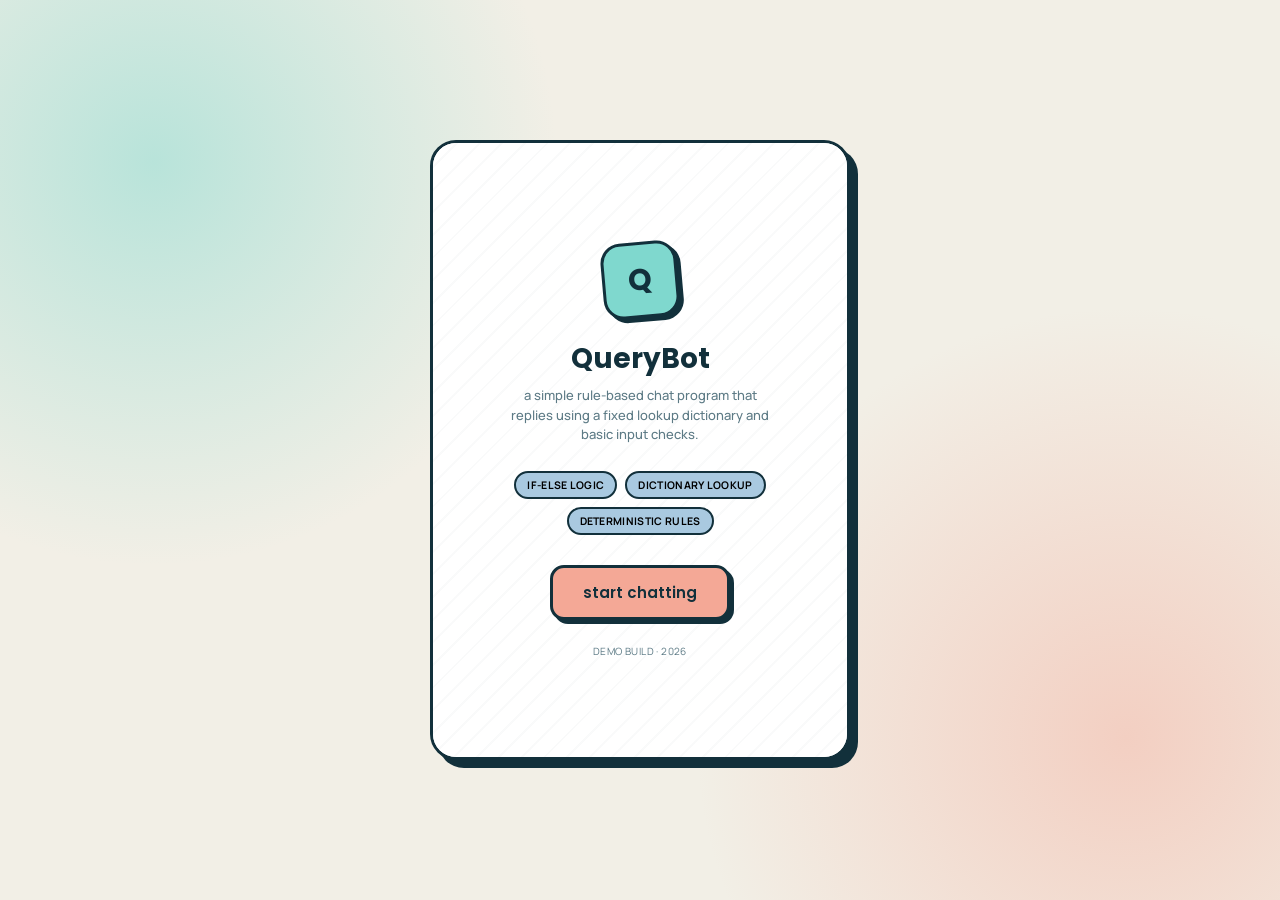
<file: project-1/index.html>
<!DOCTYPE html>
<html lang="en">
<head>
<meta charset="UTF-8">
<title>QueryBot</title>
<link rel="stylesheet" href="style.css">

</head>
<body>

<div class="phone">

  <!-- LANDING SCREEN -->
  
  <div id="landing">
    <div class="landing-badge">Q</div>
    <h1>QueryBot</h1>
    <p class="tag">a simple rule-based chat program that replies using a fixed lookup dictionary and basic input checks.</p>
    <div class="landing-tags">
      <span>if-else logic</span>
      <span>dictionary lookup</span>
      <span>deterministic rules</span>
    </div>
    <button class="start-btn" id="start-btn">start chatting</button>
    <div class="foot">DEMO BUILD · 2026</div>
  </div>

  <!-- CHAT SCREEN -->
  <div id="chatscreen">
    <header>
      <div class="avatar">Q</div>
      <div class="info">
        <h1>QueryBot</h1>
        <div class="status"><span class="dot"></span> online</div>
      </div>
      <div class="match-counter">
        <span class="num" id="match-count">0</span>
        <span class="lbl">matched</span>
      </div>
    </header>

    <div id="log"></div>

    <div class="chips">
      <div class="chip" data-msg="hello">hey</div>
      <div class="chip" data-msg="joke">joke</div>
      <div class="chip" data-msg="help">help</div>
      <div class="chip" data-msg="what is programming">programming</div>
      <div class="chip" data-msg="bye">bye</div>
    </div>

    <form id="chat-form">
      <input id="input" type="text" placeholder="say something..." autocomplete="off">
      <button type="submit" id="sendbtn">send</button>
    </form>
  </div>

</div>

<script src="script.js"></script>


</body>
</html>
</file>
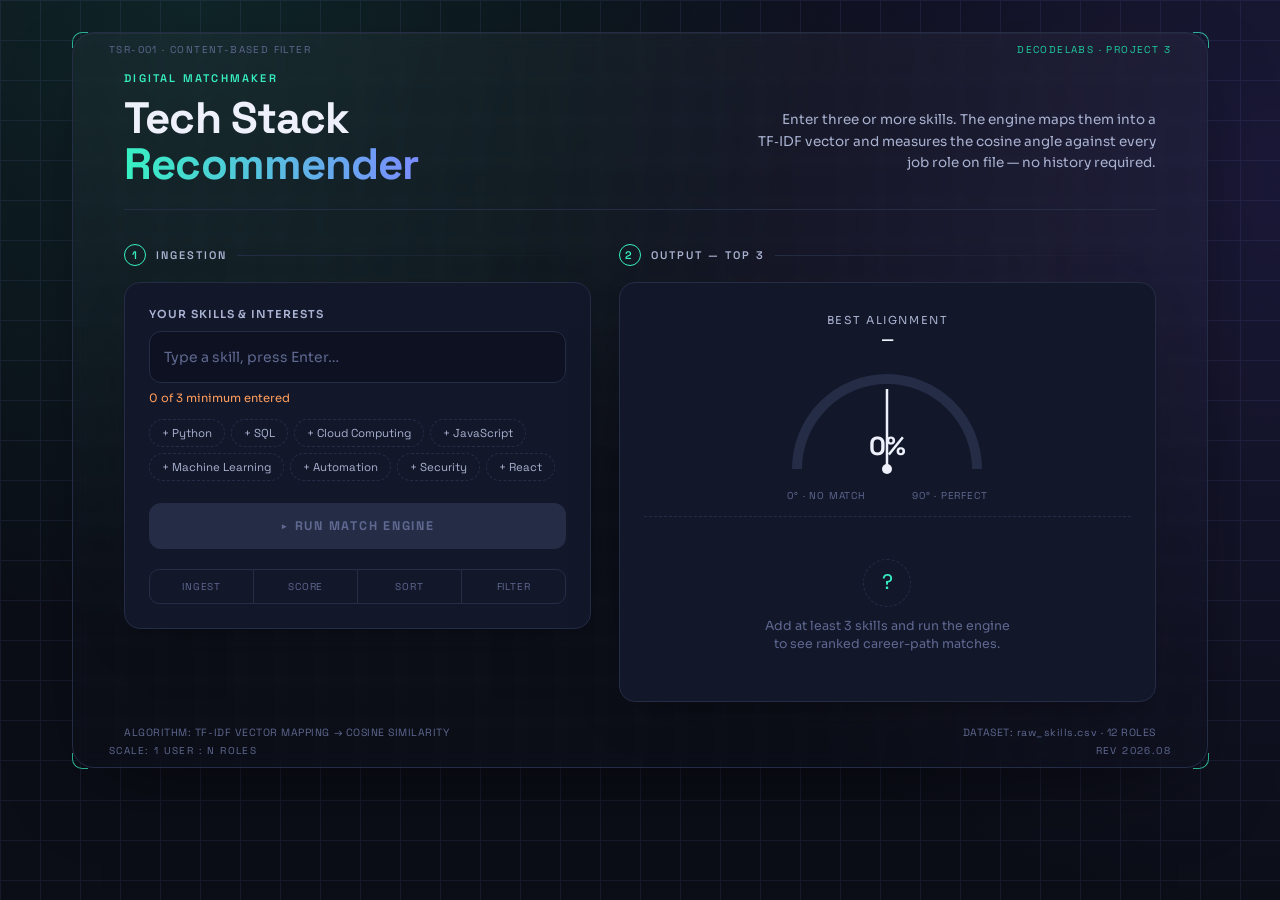
<file: project-3/index.html>
<!DOCTYPE html>
<html lang="en">
<head>
<meta charset="UTF-8">
<meta name="viewport" content="width=device-width, initial-scale=1.0">
<title>Tech Stack Recommender — DecodeLabs</title>
<link rel="preconnect" href="https://fonts.googleapis.com">
<link href="https://fonts.googleapis.com/css2?family=Space+Grotesk:wght@400;500;600;700&family=Sora:wght@400;500;600;700;800&display=swap" rel="stylesheet">
<style>
  :root{
    --bg:#0b0e17;
    --grid:#161b2b;
    --ink:#eef1fb;
    --ink-soft:#a9b2d0;
    --ink-faint:#5f6890;
    --accent:#37f0c2;
    --accent-soft:rgba(55,240,194,0.12);
    --accent-deep:#1fcf9f;
    --card:#12172a;
    --line:#252c46;
    --ok:#37f0c2;
    font-size:16px;
  }
  *{box-sizing:border-box;}
  html,body{margin:0;padding:0;}
  body{
    background:
      radial-gradient(circle at 15% 0%, rgba(55,240,194,0.10), transparent 45%),
      radial-gradient(circle at 100% 20%, rgba(120,90,255,0.14), transparent 50%),
      linear-gradient(var(--grid) 1px, transparent 1px) 0 0/40px 40px,
      linear-gradient(90deg, var(--grid) 1px, transparent 1px) 0 0/40px 40px,
      var(--bg);
    color:var(--ink);
    font-family:'Sora', sans-serif;
    min-height:100vh;
    -webkit-font-smoothing:antialiased;
  }
  .mono{ font-family:'Space Grotesk', monospace; }

  /* ---------- Frame ---------- */
  .sheet{
    max-width:1180px;
    margin:0 auto;
    padding:32px 22px 40px;
  }
  .frame{
    border:1px solid var(--line);
    border-radius:22px;
    position:relative;
    padding:38px clamp(18px, 4vw, 52px) 28px;
    background:linear-gradient(180deg, rgba(255,255,255,0.03), rgba(255,255,255,0));
    box-shadow:0 30px 80px -30px rgba(0,0,0,0.6), inset 0 1px 0 rgba(255,255,255,0.04);
    backdrop-filter:blur(6px);
  }
  .tick{
    position:absolute;
    width:16px; height:16px;
    border:1.5px solid var(--accent);
    opacity:0.7;
  }
  .tick.tl{ top:-1.5px; left:-1.5px; border-right:none; border-bottom:none; border-radius:10px 0 0 0; }
  .tick.tr{ top:-1.5px; right:-1.5px; border-left:none; border-bottom:none; border-radius:0 10px 0 0; }
  .tick.bl{ bottom:-1.5px; left:-1.5px; border-right:none; border-top:none; border-radius:0 0 0 10px; }
  .tick.br{ bottom:-1.5px; right:-1.5px; border-left:none; border-top:none; border-radius:0 0 10px 0; }

  .frame-label{
    position:absolute;
    font-size:10px;
    letter-spacing:.14em;
    color:var(--ink-faint);
    text-transform:uppercase;
    font-family:'Space Grotesk', monospace;
  }
  .frame-label.top-left{ top:10px; left:36px; }
  .frame-label.top-right{ top:10px; right:36px; color:var(--accent-deep); }
  .frame-label.bottom-left{ bottom:10px; left:36px; }
  .frame-label.bottom-right{ bottom:10px; right:36px; }

  /* ---------- Header ---------- */
  header{
    display:flex;
    justify-content:space-between;
    align-items:flex-end;
    gap:24px;
    border-bottom:1px solid var(--line);
    padding-bottom:22px;
    margin-bottom:34px;
    flex-wrap:wrap;
  }
  .eyebrow{
    font-size:11px;
    letter-spacing:.2em;
    text-transform:uppercase;
    color:var(--accent);
    margin:0 0 10px;
    font-weight:600;
    font-family:'Space Grotesk', monospace;
  }
  h1{
    margin:0;
    font-size:clamp(30px, 4vw, 44px);
    font-weight:700;
    letter-spacing:-0.02em;
    line-height:1.05;
    font-family:'Space Grotesk', sans-serif;
  }
  h1 span{
    background:linear-gradient(90deg, var(--accent), #7a8cff);
    -webkit-background-clip:text;
    background-clip:text;
    color:transparent;
  }
  .subhead{
    max-width:420px;
    font-size:13.5px;
    color:var(--ink-soft);
    line-height:1.6;
    text-align:right;
  }
  @media (max-width:640px){
    .subhead{ text-align:left; }
  }

  /* ---------- Layout ---------- */
  .grid-main{
    display:grid;
    grid-template-columns: 1fr 1.15fr;
    gap:28px;
  }
  @media (max-width:860px){
    .grid-main{ grid-template-columns:1fr; }
  }

  .panel-title{
    display:flex;
    align-items:center;
    gap:10px;
    font-size:11px;
    letter-spacing:.18em;
    text-transform:uppercase;
    color:var(--ink-soft);
    font-weight:600;
    margin-bottom:16px;
    font-family:'Space Grotesk', monospace;
  }
  .panel-title .num{
    width:22px; height:22px;
    border:1px solid var(--accent);
    border-radius:50%;
    display:flex; align-items:center; justify-content:center;
    font-size:11px;
    color:var(--accent);
    flex-shrink:0;
  }
  .panel-title::after{
    content:"";
    flex:1;
    height:1px;
    background:linear-gradient(90deg, var(--line), transparent);
  }

  /* ---------- Input console ---------- */
  .console{
    background:var(--card);
    border:1px solid var(--line);
    border-radius:16px;
    padding:24px;
    box-shadow:0 20px 50px -25px rgba(0,0,0,0.5);
  }
  .field-label{
    font-size:11px;
    text-transform:uppercase;
    letter-spacing:.1em;
    color:var(--ink-soft);
    margin-bottom:10px;
    font-weight:600;
  }
  .chip-input-wrap{
    display:flex;
    flex-wrap:wrap;
    gap:8px;
    border:1px solid var(--line);
    border-radius:12px;
    padding:10px;
    min-height:52px;
    align-items:center;
    background:#0d1121;
  }
  .chip-input-wrap:focus-within{ border-color:var(--accent); box-shadow:0 0 0 3px var(--accent-soft); }
  .chip{
    display:flex;
    align-items:center;
    gap:6px;
    background:var(--accent-soft);
    border:1px solid var(--accent-deep);
    color:var(--accent);
    padding:5px 8px 5px 10px;
    font-size:12.5px;
    font-weight:600;
    border-radius:999px;
    white-space:nowrap;
  }
  .chip button{
    all:unset;
    cursor:pointer;
    font-size:14px;
    line-height:1;
    padding:0 2px;
    color:var(--accent);
  }
  #skillInput{
    border:none;
    outline:none;
    background:transparent;
    flex:1;
    min-width:140px;
    font-size:14px;
    font-family:'Sora', sans-serif;
    color:var(--ink);
    padding:4px;
  }
  #skillInput::placeholder{ color:var(--ink-faint); }
  .hint{
    font-size:11.5px;
    color:var(--ink-faint);
    margin-top:8px;
  }
  .hint.warn{ color:#ff9d5c; }

  .quick-adds{
    display:flex; flex-wrap:wrap; gap:6px;
    margin-top:14px;
  }
  .quick-add{
    font-size:11.5px;
    padding:6px 12px;
    border:1px dashed var(--line);
    border-radius:999px;
    color:var(--ink-soft);
    background:transparent;
    cursor:pointer;
    font-family:'Space Grotesk', monospace;
  }
  .quick-add:hover{ border-color:var(--accent); color:var(--accent); border-style:solid; }

  .run-btn{
    width:100%;
    margin-top:22px;
    padding:15px;
    background:linear-gradient(90deg, var(--accent), #7a8cff);
    color:#0b0e17;
    border:none;
    border-radius:12px;
    font-family:'Space Grotesk', monospace;
    font-size:12.5px;
    letter-spacing:.14em;
    text-transform:uppercase;
    font-weight:700;
    cursor:pointer;
    display:flex;
    align-items:center;
    justify-content:center;
    gap:10px;
    transition:transform .15s ease, box-shadow .15s ease;
    box-shadow:0 12px 30px -12px rgba(55,240,194,0.5);
  }
  .run-btn:hover{ transform:translateY(-1px); box-shadow:0 16px 34px -12px rgba(55,240,194,0.65); }
  .run-btn:disabled{ background:var(--line); color:var(--ink-faint); box-shadow:none; cursor:not-allowed; transform:none; }

  /* ---------- Pipeline strip ---------- */
  .pipeline{
    display:flex;
    margin-top:20px;
    border:1px solid var(--line);
    border-radius:10px;
    overflow:hidden;
  }
  .pipeline .step{
    flex:1;
    text-align:center;
    padding:10px 4px;
    font-size:10px;
    letter-spacing:.08em;
    text-transform:uppercase;
    color:var(--ink-faint);
    font-family:'Space Grotesk', monospace;
    border-right:1px solid var(--line);
    position:relative;
    transition:color .2s ease, background .2s ease;
  }
  .pipeline .step:last-child{ border-right:none; }
  .pipeline .step.active{
    color:#0b0e17;
    background:var(--accent);
  }

  /* ---------- Results / gauge panel ---------- */
  .readout{
    background:var(--card);
    border:1px solid var(--line);
    border-radius:16px;
    padding:24px;
    min-height:420px;
    display:flex;
    flex-direction:column;
    box-shadow:0 20px 50px -25px rgba(0,0,0,0.5);
  }

  .gauge-zone{
    text-align:center;
    padding:6px 0 14px;
    border-bottom:1px dashed var(--line);
    margin-bottom:18px;
  }
  .gauge-caption{
    font-size:11px;
    letter-spacing:.14em;
    text-transform:uppercase;
    color:var(--ink-soft);
    margin-bottom:2px;
  }
  .gauge-role{
    font-size:15px;
    font-weight:700;
    margin-bottom:10px;
    min-height:20px;
    font-family:'Space Grotesk', sans-serif;
  }
  svg#gauge{ display:block; margin:0 auto; }
  .gauge-score{
    font-family:'Space Grotesk', monospace;
    font-size:26px;
    font-weight:700;
    fill:var(--ink);
  }
  .gauge-legend{
    display:flex;
    justify-content:space-between;
    max-width:200px;
    margin:0 auto;
    font-family:'Space Grotesk', monospace;
    font-size:10px;
    letter-spacing:.08em;
    color:var(--ink-faint);
  }

  .results-list{
    display:flex;
    flex-direction:column;
    gap:10px;
    flex:1;
  }
  .result-row{
    display:grid;
    grid-template-columns:26px 1fr auto;
    align-items:center;
    gap:12px;
    padding:12px 14px;
    border:1px solid var(--line);
    border-radius:12px;
    background:#0d1121;
    opacity:0;
    transform:translateY(6px);
    animation:riseIn .4s ease forwards;
  }
  .result-row.rank-1{ border-color:var(--accent); background:var(--accent-soft); box-shadow:0 0 0 1px var(--accent-deep) inset; }
  @keyframes riseIn{ to{ opacity:1; transform:translateY(0); } }

  .rank-num{
    font-family:'Space Grotesk', monospace;
    font-size:13px;
    color:var(--ink-faint);
    text-align:center;
  }
  .rank-1 .rank-num{ color:var(--accent); font-weight:700; }
  .result-role{
    font-size:14px;
    font-weight:600;
  }
  .result-role small{
    display:block;
    font-weight:400;
    font-size:11px;
    color:var(--ink-soft);
    margin-top:2px;
    font-family:'Space Grotesk', monospace;
  }
  .result-score{
    font-family:'Space Grotesk', monospace;
    font-size:13px;
    font-weight:700;
    color:var(--accent);
    text-align:right;
  }

  .empty-state{
    flex:1;
    display:flex;
    flex-direction:column;
    align-items:center;
    justify-content:center;
    text-align:center;
    color:var(--ink-faint);
    gap:10px;
    padding:20px;
  }
  .empty-state .glyph{
    width:48px; height:48px;
    border:1.5px dashed var(--line);
    border-radius:50%;
    display:flex; align-items:center; justify-content:center;
    font-size:20px;
    color:var(--accent);
  }
  .empty-state p{ font-size:12.5px; max-width:260px; line-height:1.5; margin:0; }

  /* ---------- Footer note ---------- */
  .footnote{
    margin-top:24px;
    display:flex;
    justify-content:space-between;
    gap:16px;
    flex-wrap:wrap;
    font-size:10.5px;
    color:var(--ink-faint);
    font-family:'Space Grotesk', monospace;
    letter-spacing:.05em;
  }

  ::selection{ background:var(--accent-soft); color:var(--accent); }

  @media (max-width:560px){
    .frame-label.top-left, .frame-label.top-right{ display:none; }
    .frame{ padding-top:22px; }
  }
</style>
</head>
<body>

<div class="sheet">
  <div class="frame">
    <div class="tick tl"></div><div class="tick tr"></div>
    <div class="tick bl"></div><div class="tick br"></div>
    <div class="frame-label top-left">TSR-001 · CONTENT-BASED FILTER</div>
    <div class="frame-label top-right">DECODELABS · PROJECT 3</div>
    <div class="frame-label bottom-left">SCALE: 1 USER : N ROLES</div>
    <div class="frame-label bottom-right">REV 2026.08</div>

    <header>
      <div>
        <p class="eyebrow">Digital Matchmaker</p>
        <h1>Tech Stack<br><span>Recommender</span></h1>
      </div>
      <p class="subhead">Enter three or more skills. The engine maps them into a TF‑IDF vector and measures the cosine angle against every job role on file — no history required.</p>
    </header>

    <div class="grid-main">
      <!-- INPUT -->
      <div>
        <div class="panel-title"><span class="num">1</span>Ingestion</div>
        <div class="console">
          <div class="field-label">Your skills &amp; interests</div>
          <div class="chip-input-wrap" id="chipWrap">
            <input type="text" id="skillInput" placeholder="Type a skill, press Enter…" autocomplete="off">
          </div>
          <div class="hint" id="hint">0 of 3 minimum entered</div>

          <div class="quick-adds" id="quickAdds"></div>

          <button class="run-btn" id="runBtn" disabled>
            ▸ Run Match Engine
          </button>

          <div class="pipeline">
            <div class="step" data-step="1">Ingest</div>
            <div class="step" data-step="2">Score</div>
            <div class="step" data-step="3">Sort</div>
            <div class="step" data-step="4">Filter</div>
          </div>
        </div>
      </div>

      <!-- OUTPUT -->
      <div>
        <div class="panel-title"><span class="num">2</span>Output — Top 3</div>
        <div class="readout" id="readout">
          <div class="gauge-zone">
            <div class="gauge-caption">Best Alignment</div>
            <div class="gauge-role" id="gaugeRole">—</div>
            <svg id="gauge" width="220" height="130" viewBox="0 0 220 130">
              <path d="M 20 110 A 90 90 0 0 1 200 110" fill="none" stroke="#252c46" stroke-width="10"/>
              <path id="gaugeArc" d="M 20 110 A 90 90 0 0 1 200 110" fill="none" stroke="#37f0c2" stroke-width="10" stroke-dasharray="283" stroke-dashoffset="283" stroke-linecap="round"/>
              <line id="needle" x1="110" y1="110" x2="110" y2="30" stroke="#eef1fb" stroke-width="2.5"/>
              <circle cx="110" cy="110" r="5" fill="#eef1fb"/>
              <text x="110" y="96" text-anchor="middle" class="gauge-score" id="gaugeScore">0%</text>
            </svg>
            <div class="gauge-legend">
              <span>0° · NO MATCH</span>
              <span>90° · PERFECT</span>
            </div>
          </div>

          <div class="results-list" id="resultsList">
            <div class="empty-state" id="emptyState">
              <div class="glyph">?</div>
              <p>Add at least 3 skills and run the engine to see ranked career-path matches.</p>
            </div>
          </div>
        </div>
      </div>
    </div>

    <div class="footnote">
      <span>ALGORITHM: TF‑IDF VECTOR MAPPING → COSINE SIMILARITY</span>
      <span>DATASET: raw_skills.csv · 12 ROLES</span>
    </div>
  </div>
</div>

<script>
/* ---------------- Dataset (mirrors raw_skills.csv) ---------------- */
const ROLES = [
  { role:"Data Scientist", skills:"Python SQL Machine Learning Statistics Data Analysis Pandas NumPy Visualization" },
  { role:"DevOps Engineer", skills:"AWS Docker Kubernetes CI/CD Automation Linux Cloud Computing Terraform" },
  { role:"Backend Developer", skills:"Java Python SQL APIs Databases Microservices Spring Boot REST" },
  { role:"Frontend Developer", skills:"JavaScript React CSS HTML UI Design Web Design TypeScript" },
  { role:"Cloud Architect", skills:"AWS Cloud Computing Azure Networking Security Automation Kubernetes" },
  { role:"Data Engineer", skills:"Python SQL ETL Apache Spark Data Pipelines Cloud Computing Airflow" },
  { role:"Machine Learning Engineer", skills:"Python Machine Learning TensorFlow PyTorch Neural Networks Deep Learning Statistics" },
  { role:"Full Stack Developer", skills:"JavaScript Python React Node.js SQL APIs Web Design Databases" },
  { role:"Cybersecurity Analyst", skills:"Networking Security Linux Cryptography Threat Analysis Automation Python" },
  { role:"Mobile App Developer", skills:"Java Kotlin Swift Mobile UI Design APIs Android iOS" },
  { role:"Systems Administrator", skills:"Linux Networking Automation Cloud Computing Bash Scripting Security" },
  { role:"Database Administrator", skills:"SQL Databases Data Modeling Backup Recovery Performance Tuning Oracle" },
];

const QUICK = ["Python","SQL","Cloud Computing","JavaScript","Machine Learning","Automation","Security","React"];

/* ---------------- Minimal TF-IDF + Cosine Similarity ---------------- */
function tokenize(str){
  return str.toLowerCase().match(/[a-z0-9\+\#\.]+/g) || [];
}

function buildTfidf(docs){
  const vocab = new Set();
  const tokenized = docs.map(d => tokenize(d));
  tokenized.forEach(tokens => tokens.forEach(t => vocab.add(t)));
  const vocabArr = Array.from(vocab);

  const df = {};
  vocabArr.forEach(term => {
    df[term] = tokenized.filter(tokens => tokens.includes(term)).length;
  });

  const N = docs.length;
  function vectorize(tokens){
    const tf = {};
    tokens.forEach(t => tf[t] = (tf[t]||0) + 1);
    const total = tokens.length || 1;
    return vocabArr.map(term => {
      const tfVal = (tf[term]||0) / total;
      const idfVal = Math.log((N+1) / ((df[term]||0)+1)) + 1; // smoothed idf
      return tfVal * idfVal;
    });
  }

  return { vocabArr, vectorize, tokenized };
}

function cosineSim(a, b){
  let dot=0, magA=0, magB=0;
  for(let i=0;i<a.length;i++){
    dot += a[i]*b[i];
    magA += a[i]*a[i];
    magB += b[i]*b[i];
  }
  if(magA===0 || magB===0) return 0;
  return dot / (Math.sqrt(magA) * Math.sqrt(magB));
}

const roleDocs = ROLES.map(r => r.skills);
const model = buildTfidf(roleDocs);
const roleVectors = roleDocs.map(doc => model.vectorize(tokenize(doc)));

function recommend(userSkills, topN=3){
  const userDoc = userSkills.join(" ");
  const userVec = model.vectorize(tokenize(userDoc));
  const scored = ROLES.map((r, i) => ({
    role: r.role,
    skills: r.skills,
    score: cosineSim(userVec, roleVectors[i])
  }));
  scored.sort((a,b) => b.score - a.score);
  return scored.slice(0, topN);
}

/* ---------------- UI wiring ---------------- */
const chipWrap = document.getElementById('chipWrap');
const skillInput = document.getElementById('skillInput');
const hint = document.getElementById('hint');
const runBtn = document.getElementById('runBtn');
const quickAdds = document.getElementById('quickAdds');
const resultsList = document.getElementById('resultsList');
const emptyState = document.getElementById('emptyState');
const gaugeRole = document.getElementById('gaugeRole');
const gaugeArc = document.getElementById('gaugeArc');
const needle = document.getElementById('needle');
const gaugeScore = document.getElementById('gaugeScore');
const steps = document.querySelectorAll('.pipeline .step');

let skills = [];

function renderChips(){
  chipWrap.querySelectorAll('.chip').forEach(c => c.remove());
  skills.forEach((s, idx) => {
    const chip = document.createElement('span');
    chip.className = 'chip';
    chip.innerHTML = `${s}<button aria-label="remove">×</button>`;
    chip.querySelector('button').onclick = () => {
      skills.splice(idx, 1);
      renderChips();
    };
    chipWrap.insertBefore(chip, skillInput);
  });
  const n = skills.length;
  hint.textContent = n >= 3 ? `${n} skills entered — ready to run` : `${n} of 3 minimum entered`;
  hint.classList.toggle('warn', n < 3);
  runBtn.disabled = n < 3;
}

function addSkill(raw){
  const val = raw.trim();
  if(!val) return;
  if(!skills.some(s => s.toLowerCase() === val.toLowerCase())) skills.push(val);
  skillInput.value = '';
  renderChips();
}

skillInput.addEventListener('keydown', (e) => {
  if(e.key === 'Enter' || e.key === ','){
    e.preventDefault();
    addSkill(skillInput.value);
  } else if(e.key === 'Backspace' && skillInput.value === '' && skills.length){
    skills.pop();
    renderChips();
  }
});
chipWrap.addEventListener('click', () => skillInput.focus());

QUICK.forEach(term => {
  const btn = document.createElement('button');
  btn.className = 'quick-add';
  btn.type = 'button';
  btn.textContent = '+ ' + term;
  btn.onclick = () => addSkill(term);
  quickAdds.appendChild(btn);
});

function animateSteps(cb){
  let i = 0;
  steps.forEach(s => s.classList.remove('active'));
  const interval = setInterval(() => {
    if(i > 0) steps[i-1].classList.remove('active');
    if(i < steps.length){
      steps[i].classList.add('active');
      i++;
    } else {
      clearInterval(interval);
      setTimeout(() => { steps.forEach(s=>s.classList.remove('active')); }, 350);
      cb();
    }
  }, 260);
}

function setGauge(score, roleName){
  const pct = Math.max(0, Math.min(1, score));
  const circumference = 283; // approx path length for this arc
  gaugeArc.style.strokeDashoffset = String(circumference * (1 - pct));

  const angleDeg = 180 * (1 - pct); // 180deg = 0%, 0deg = 100%, sweeping to vertical
  const rad = (angleDeg * Math.PI) / 180;
  const cx = 110, cy = 110, r = 78;
  const x2 = cx - r * Math.cos(rad);
  const y2 = cy - r * Math.sin(rad);
  needle.setAttribute('x2', x2.toFixed(1));
  needle.setAttribute('y2', y2.toFixed(1));

  gaugeScore.textContent = Math.round(pct * 100) + '%';
  gaugeRole.textContent = roleName || '—';
}

function renderResults(results){
  resultsList.querySelectorAll('.result-row').forEach(el => el.remove());
  if(emptyState) emptyState.remove();

  results.forEach((r, idx) => {
    const row = document.createElement('div');
    row.className = 'result-row' + (idx === 0 ? ' rank-1' : '');
    row.style.animationDelay = (idx * 0.08) + 's';
    row.innerHTML = `
      <div class="rank-num">${idx+1}</div>
      <div class="result-role">${r.role}<small>${r.skills.split(' ').slice(0,4).join(' · ')}</small></div>
      <div class="result-score">${Math.round(r.score*100)}%</div>
    `;
    resultsList.appendChild(row);
  });

  setGauge(results[0] ? results[0].score : 0, results[0] ? results[0].role : null);
}

runBtn.addEventListener('click', () => {
  if(skillInput.value.trim()) addSkill(skillInput.value);
  if(skills.length < 3) return;
  runBtn.disabled = true;
  animateSteps(() => {
    const results = recommend(skills, 3);
    renderResults(results);
    runBtn.disabled = false;
  });
});

renderChips();
</script>
</body>
</html>
</file>
<file: project-1/style.css>
@import url('https://fonts.googleapis.com/css2?family=Manrope:wght@400;500;700&family=Poppins:wght@500;600;700&display=swap');

  :root {
    --teal: #7FD8CE;
    --coral: #F4A896;
    --navy-light: #A9C9E0;
    --sand: #F2EFE6;
    --ink: #12303B;
    --muted: #5C7A85;
  }

  * { box-sizing: border-box; }

  body {
    margin: 0;
    min-height: 100vh;
    background: var(--sand);
    background-image:
      radial-gradient(circle at 12% 18%, rgba(127,216,206,0.5) 0, transparent 30%),
      radial-gradient(circle at 88% 82%, rgba(244,168,150,0.45) 0, transparent 32%);
    font-family: 'Manrope', sans-serif;
    display: flex;
    align-items: center;
    justify-content: center;
    padding: 28px;
  }

  .phone {
    width: 100%;
    max-width: 420px;
    background: #fff;
    border: 3px solid var(--ink);
    border-radius: 26px;
    box-shadow: 8px 8px 0 var(--ink);
    overflow: hidden;
    position: relative;
    min-height: 620px;
    display: flex;
    flex-direction: column;
  }

  #landing {
    flex: 1;
    display: flex;
    flex-direction: column;
    align-items: center;
    justify-content: center;
    text-align: center;
    padding: 40px 30px;
    background:
      repeating-linear-gradient(135deg, rgba(18,48,59,0.025) 0 2px, transparent 2px 16px),
      #fff;
  }

  .landing-badge {
    width: 76px; height: 76px;
    background: var(--teal);
    border: 3px solid var(--ink);
    border-radius: 20px;
    display: flex;
    align-items: center;
    justify-content: center;
    font-size: 30px;
    font-family: 'Poppins', sans-serif;
    font-weight: 700;
    color: var(--ink);
    transform: rotate(-5deg);
    box-shadow: 4px 4px 0 var(--ink);
    margin-bottom: 20px;
  }

  #landing h1 {
    font-family: 'Poppins', sans-serif;
    font-size: 28px;
    margin: 0 0 6px;
    color: var(--ink);
  }

  #landing .tag {
    font-size: 13px;
    color: var(--muted);
    font-weight: 500;
    margin: 0 0 26px;
    max-width: 260px;
    line-height: 1.5;
  }

  .landing-tags {
    display: flex;
    gap: 8px;
    flex-wrap: wrap;
    justify-content: center;
    margin-bottom: 30px;
  }

  .landing-tags span {
    font-size: 10.5px;
    font-weight: 700;
    letter-spacing: 0.03em;
    text-transform: uppercase;
    background: var(--navy-light);
    border: 2px solid var(--ink);
    border-radius: 999px;
    padding: 5px 11px;
  }

  .start-btn {
    background: var(--coral);
    border: 3px solid var(--ink);
    border-radius: 14px;
    color: var(--ink);
    font-family: 'Poppins', sans-serif;
    font-weight: 600;
    font-size: 15px;
    padding: 13px 30px;
    cursor: pointer;
    box-shadow: 4px 4px 0 var(--ink);
    transition: transform 0.1s ease, box-shadow 0.1s ease;
  }
  .start-btn:hover { transform: translate(-2px, -2px); box-shadow: 6px 6px 0 var(--ink); }
  .start-btn:active { transform: translate(2px, 2px); box-shadow: 2px 2px 0 var(--ink); }

  #landing .foot {
    margin-top: 24px;
    font-size: 10px;
    color: var(--muted);
    letter-spacing: 0.04em;
  }

  /* ---------- CHAT SCREEN ---------- */
  #chatscreen {
    display: none;
    flex: 1;
    flex-direction: column;
  }
  #chatscreen.active { display: flex; }

  header {
    background: var(--teal);
    border-bottom: 3px solid var(--ink);
    padding: 14px 16px;
    display: flex;
    align-items: center;
    gap: 12px;
  }

  .avatar {
    width: 40px; height: 40px;
    background: #fff;
    border: 2.5px solid var(--ink);
    border-radius: 11px;
    display: flex;
    align-items: center;
    justify-content: center;
    font-size: 17px;
    font-family: 'Poppins', sans-serif;
    font-weight: 700;
    color: var(--ink);
    flex-shrink: 0;
    transform: rotate(-4deg);
  }

  header .info { flex: 1; min-width: 0; }

  header .info h1 {
    font-family: 'Poppins', sans-serif;
    font-size: 16px;
    margin: 0;
    color: var(--ink);
  }

  header .status {
    display: flex;
    align-items: center;
    gap: 5px;
    font-size: 10.5px;
    font-weight: 600;
    color: var(--muted);
  }

  .dot {
    width: 7px; height: 7px;
    background: #4CAF7D;
    border: 1.5px solid var(--ink);
    border-radius: 50%;
  }

  .match-counter {
    background: #fff;
    border: 2px solid var(--ink);
    border-radius: 10px;
    padding: 5px 9px;
    font-size: 11px;
    font-weight: 700;
    color: var(--ink);
    text-align: center;
    line-height: 1.2;
    flex-shrink: 0;
  }
  .match-counter .num {
    font-family: 'Poppins', sans-serif;
    font-size: 15px;
    display: block;
  }
  .match-counter .lbl {
    font-size: 8px;
    color: var(--muted);
    text-transform: uppercase;
    letter-spacing: 0.04em;
  }

  #log {
    height: 400px;
    overflow-y: auto;
    padding: 16px;
    display: flex;
    flex-direction: column;
    gap: 10px;
  }

  #log::-webkit-scrollbar { width: 6px; }
  #log::-webkit-scrollbar-thumb { background: var(--ink); border-radius: 4px; }

  .row { display: flex; }
  .row.bot { justify-content: flex-start; }
  .row.user { justify-content: flex-end; }

  .bubble {
    max-width: 78%;
    padding: 10px 13px;
    font-size: 13.5px;
    line-height: 1.45;
    font-weight: 500;
    border: 2px solid var(--ink);
  }

  .row.bot .bubble {
    background: var(--navy-light);
    color: var(--ink);
    border-radius: 15px 15px 15px 4px;
    box-shadow: 2.5px 2.5px 0 var(--ink);
  }

  .row.user .bubble {
    background: var(--sand);
    color: var(--ink);
    border-radius: 15px 15px 4px 15px;
    box-shadow: -2.5px 2.5px 0 var(--ink);
  }

  .typing { display: flex; gap: 4px; padding: 11px 13px; }
  .typing i {
    width: 5px; height: 5px;
    background: var(--ink);
    border-radius: 50%;
    display: inline-block;
    animation: bounce 1s infinite;
  }
  .typing i:nth-child(2) { animation-delay: 0.15s; }
  .typing i:nth-child(3) { animation-delay: 0.3s; }
  @keyframes bounce {
    0%, 60%, 100% { transform: translateY(0); }
    30% { transform: translateY(-5px); }
  }

  .chips {
    display: flex;
    gap: 6px;
    flex-wrap: wrap;
    padding: 0 16px 10px;
  }
  .chip {
    font-size: 10.5px;
    font-weight: 700;
    background: #fff;
    border: 2px solid var(--ink);
    border-radius: 999px;
    padding: 5px 10px;
    cursor: pointer;
    box-shadow: 2px 2px 0 var(--ink);
    transition: transform 0.1s ease;
  }
  .chip:hover { transform: translate(-1px, -1px); }
  .chip:active { transform: translate(1px, 1px); box-shadow: 1px 1px 0 var(--ink); }

  form {
    display: flex;
    border-top: 3px solid var(--ink);
    background: var(--ink);
    padding: 9px;
    gap: 8px;
  }

  #input {
    flex: 1;
    background: #fff;
    border: 2px solid var(--ink);
    border-radius: 12px;
    outline: none;
    color: var(--ink);
    font-family: 'Manrope', sans-serif;
    font-size: 13.5px;
    font-weight: 500;
    padding: 10px 13px;
  }
  #input::placeholder { color: #8fa6ad; }
  #input:disabled { opacity: 0.5; }

  #sendbtn {
    background: var(--coral);
    border: 2px solid var(--ink);
    border-radius: 12px;
    color: var(--ink);
    font-family: 'Poppins', sans-serif;
    font-weight: 600;
    font-size: 13px;
    padding: 0 16px;
    cursor: pointer;
    box-shadow: 2.5px 2.5px 0 var(--navy-light);
    transition: transform 0.1s ease;
  }
  #sendbtn:hover { transform: translate(-1px, -1px); }
  #sendbtn:active { transform: translate(1px, 1px); box-shadow: 1px 1px 0 var(--navy-light); }
</file>
